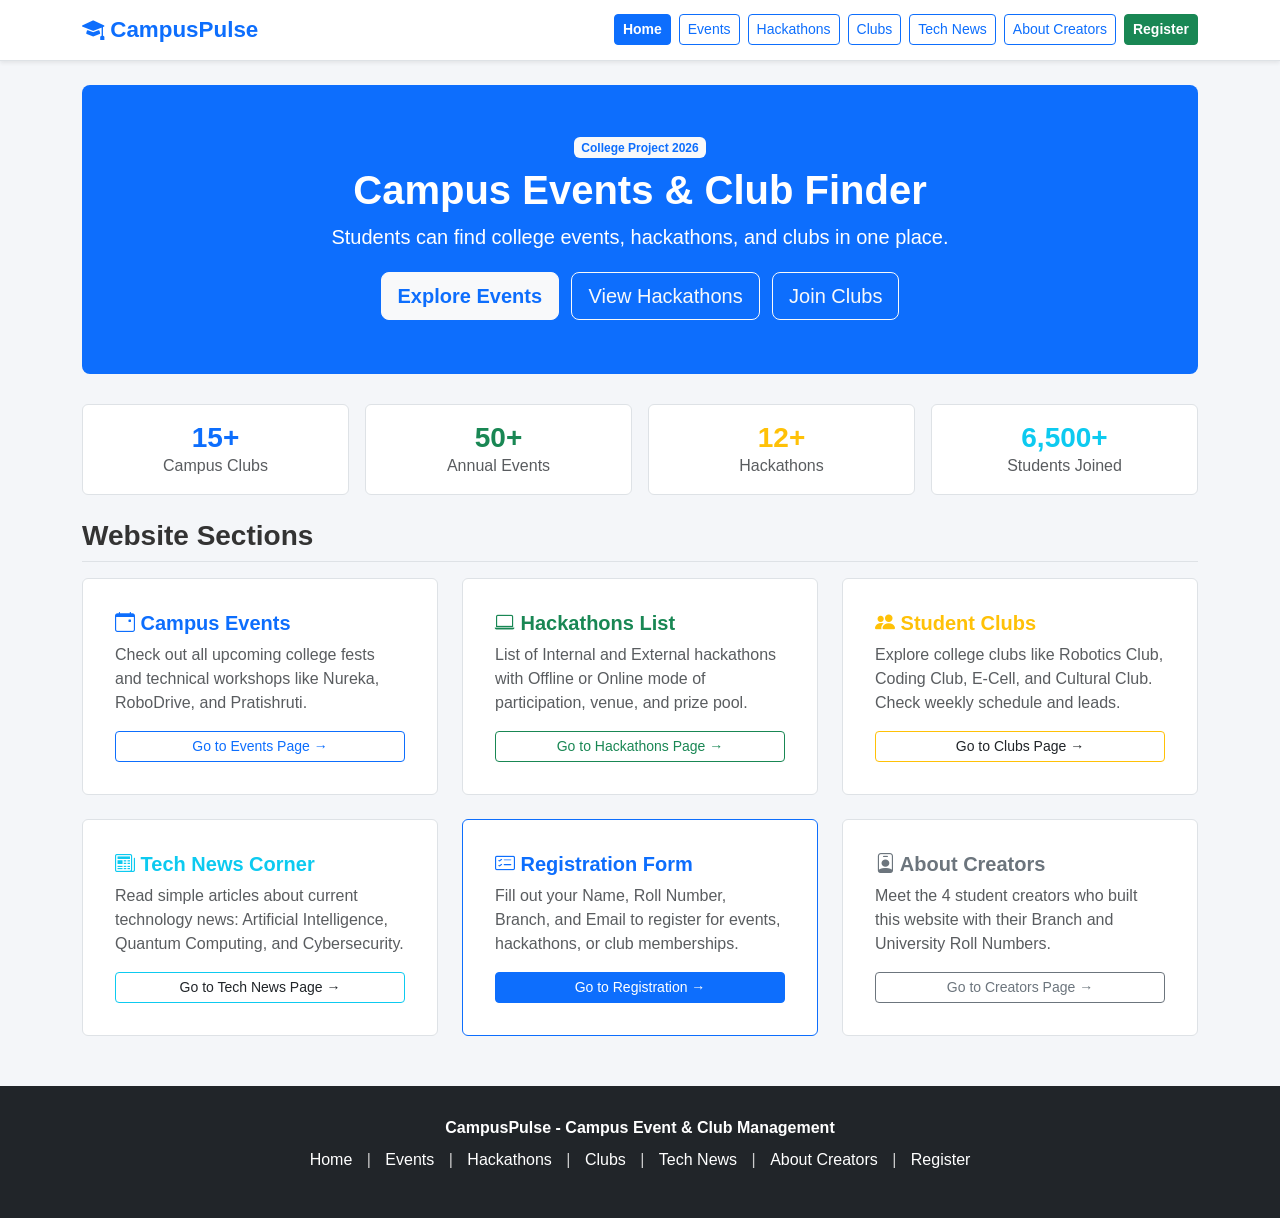
<file: index.html>
<!DOCTYPE html>
<html lang="en">
<head>
  <meta charset="UTF-8">
  <meta name="viewport" content="width=device-width, initial-scale=1.0">
  <title>CampusPulse - Campus Event & Club Management</title>
  
  <!-- Bootstrap CSS -->
  <link href="https://cdn.jsdelivr.net/npm/bootstrap@5.3.3/dist/css/bootstrap.min.css" rel="stylesheet">
  
  <!-- Bootstrap Icons -->
  <link href="https://cdn.jsdelivr.net/npm/bootstrap-icons@1.11.3/font/bootstrap-icons.min.css" rel="stylesheet">
  
  <!-- Custom CSS -->
  <link rel="stylesheet" href="styles.css">
</head>
<body>

  <!-- Navigation Bar -->
  <nav class="navbar navbar-expand-lg bg-white border-bottom shadow-sm">
    <div class="container">
      <a class="navbar-brand text-primary" href="index.html">
        <i class="bi bi-mortarboard-fill"></i> CampusPulse
      </a>
      
      <!-- Nav Links -->
      <div class="d-flex flex-wrap align-items-center gap-2">
        <a class="btn btn-primary btn-sm fw-bold" href="index.html">Home</a>
        <a class="btn btn-outline-primary btn-sm" href="events.html">Events</a>
        <a class="btn btn-outline-primary btn-sm" href="hackathons.html">Hackathons</a>
        <a class="btn btn-outline-primary btn-sm" href="clubs.html">Clubs</a>
        <a class="btn btn-outline-primary btn-sm" href="news.html">Tech News</a>
        <a class="btn btn-outline-primary btn-sm" href="about.html">About Creators</a>
        <a class="btn btn-success btn-sm fw-bold" href="register.html">Register</a>
      </div>
    </div>
  </nav>

  <div class="container my-4">

    <!-- Welcome Header -->
    <div class="main-banner text-center">
      <span class="badge bg-light text-primary mb-2">College Project 2026</span>
      <h1 class="fw-bold">Campus Events & Club Finder</h1>
      <p class="lead">Students can find college events, hackathons, and clubs in one place.</p>
      <div class="mt-3">
        <a href="events.html" class="btn btn-light btn-lg fw-bold text-primary m-1">Explore Events</a>
        <a href="hackathons.html" class="btn btn-outline-light btn-lg m-1">View Hackathons</a>
        <a href="clubs.html" class="btn btn-outline-light btn-lg m-1">Join Clubs</a>
      </div>
    </div>

    <!--About/Details-->
    <div class="row text-center mb-4 g-3">
      <div class="col-md-3 col-6">
        <div class="p-3 bg-white border rounded">
          <h3 class="text-primary fw-bold mb-0">15+</h3>
          <p class="text-muted mb-0">Campus Clubs</p>
        </div>
      </div>
      <div class="col-md-3 col-6">
        <div class="p-3 bg-white border rounded">
          <h3 class="text-success fw-bold mb-0">50+</h3>
          <p class="text-muted mb-0">Annual Events</p>
        </div>
      </div>
      <div class="col-md-3 col-6">
        <div class="p-3 bg-white border rounded">
          <h3 class="text-warning fw-bold mb-0">12+</h3>
          <p class="text-muted mb-0">Hackathons</p>
        </div>
      </div>
      <div class="col-md-3 col-6">
        <div class="p-3 bg-white border rounded">
          <h3 class="text-info fw-bold mb-0">6,500+</h3>
          <p class="text-muted mb-0">Students Joined</p>
        </div>
      </div>
    </div>

    <!-- Website Sections / Page Links -->
    <h3 class="fw-bold mb-3 border-bottom pb-2">Website Sections</h3>
    <div class="row g-4 mb-4">
      
      <!-- Box 1: Events -->
      <div class="col-md-4">
        <div class="card h-100 p-3">
          <div class="card-body">
            <h5 class="card-title fw-bold text-primary">
              <i class="bi bi-calendar-event"></i> Campus Events
            </h5>
            <p class="card-text text-muted">
              Check out all upcoming college fests and technical workshops like Nureka, RoboDrive, and Pratishruti.
            </p>
            <a href="events.html" class="btn btn-outline-primary btn-sm w-100">Go to Events Page &rarr;</a>
          </div>
        </div>
      </div>

      <!-- Box 2: Hackathons -->
      <div class="col-md-4">
        <div class="card h-100 p-3">
          <div class="card-body">
            <h5 class="card-title fw-bold text-success">
              <i class="bi bi-laptop"></i> Hackathons List
            </h5>
            <p class="card-text text-muted">
              List of Internal and External hackathons with Offline or Online mode of participation, venue, and prize pool.
            </p>
            <a href="hackathons.html" class="btn btn-outline-success btn-sm w-100">Go to Hackathons Page &rarr;</a>
          </div>
        </div>
      </div>

      <!-- Box 3: Clubs -->
      <div class="col-md-4">
        <div class="card h-100 p-3">
          <div class="card-body">
            <h5 class="card-title fw-bold text-warning">
              <i class="bi bi-people-fill"></i> Student Clubs
            </h5>
            <p class="card-text text-muted">
              Explore college clubs like Robotics Club, Coding Club, E-Cell, and Cultural Club. Check weekly schedule and leads.
            </p>
            <a href="clubs.html" class="btn btn-outline-warning text-dark btn-sm w-100">Go to Clubs Page &rarr;</a>
          </div>
        </div>
      </div>

      <!-- Box 4: Tech News -->
      <div class="col-md-4">
        <div class="card h-100 p-3">
          <div class="card-body">
            <h5 class="card-title fw-bold text-info">
              <i class="bi bi-newspaper"></i> Tech News Corner
            </h5>
            <p class="card-text text-muted">
              Read simple articles about current technology news: Artificial Intelligence, Quantum Computing, and Cybersecurity.
            </p>
            <a href="news.html" class="btn btn-outline-info text-dark btn-sm w-100">Go to Tech News Page &rarr;</a>
          </div>
        </div>
      </div>

      <!-- Box 5: Registration -->
      <div class="col-md-4">
        <div class="card h-100 p-3 border-primary">
          <div class="card-body">
            <h5 class="card-title fw-bold text-primary">
              <i class="bi bi-card-checklist"></i> Registration Form
            </h5>
            <p class="card-text text-muted">
              Fill out your Name, Roll Number, Branch, and Email to register for events, hackathons, or club memberships.
            </p>
            <a href="register.html" class="btn btn-primary btn-sm w-100">Go to Registration &rarr;</a>
          </div>
        </div>
      </div>

      <!-- Box 6: About Creators -->
      <div class="col-md-4">
        <div class="card h-100 p-3">
          <div class="card-body">
            <h5 class="card-title fw-bold text-secondary">
              <i class="bi bi-person-badge"></i> About Creators
            </h5>
            <p class="card-text text-muted">
              Meet the 4 student creators who built this website with their Branch and University Roll Numbers.
            </p>
            <a href="about.html" class="btn btn-outline-secondary btn-sm w-100">Go to Creators Page &rarr;</a>
          </div>
        </div>
      </div>

    </div>

  </div>

  <!-- Footer -->
  <footer class="text-center">
    <div class="container">
      <p class="fw-bold text-white mb-2">CampusPulse - Campus Event & Club Management</p>
      <div class="mb-3">
        <a href="index.html">Home</a> |
        <a href="events.html">Events</a> |
        <a href="hackathons.html">Hackathons</a> |
        <a href="clubs.html">Clubs</a> |
        <a href="news.html">Tech News</a> |
        <a href="about.html">About Creators</a> |
        <a href="register.html">Register</a>
  </footer>

</body>
</html>
</file>
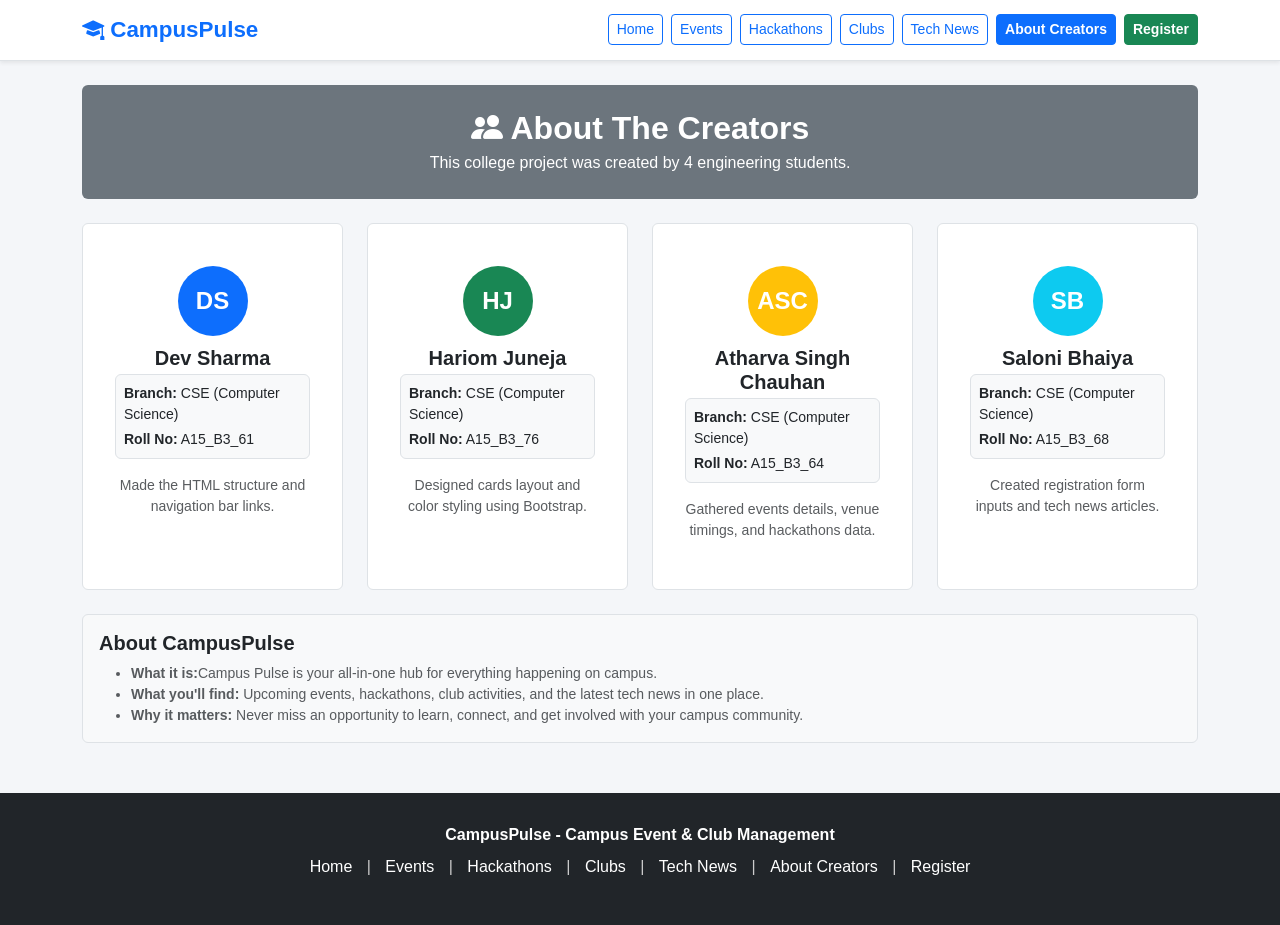
<file: about.html>
<!DOCTYPE html>
<html lang="en">
<head>
  <meta charset="UTF-8">
  <meta name="viewport" content="width=device-width, initial-scale=1.0">
  <title>About Creators - CampusPulse</title>
  
  <!-- Bootstrap CSS -->
  <link href="https://cdn.jsdelivr.net/npm/bootstrap@5.3.3/dist/css/bootstrap.min.css" rel="stylesheet">
  
  <!-- Bootstrap Icons -->
  <link href="https://cdn.jsdelivr.net/npm/bootstrap-icons@1.11.3/font/bootstrap-icons.min.css" rel="stylesheet">
  
  <!-- Custom CSS -->
  <link rel="stylesheet" href="styles.css">
</head>
<body>

  <!-- Navigation Bar -->
  <nav class="navbar navbar-expand-lg bg-white border-bottom shadow-sm">
    <div class="container">
      <a class="navbar-brand text-primary" href="index.html">
        <i class="bi bi-mortarboard-fill"></i> CampusPulse
      </a>
      
      <div class="d-flex flex-wrap align-items-center gap-2">
        <a class="btn btn-outline-primary btn-sm" href="index.html">Home</a>
        <a class="btn btn-outline-primary btn-sm" href="events.html">Events</a>
        <a class="btn btn-outline-primary btn-sm" href="hackathons.html">Hackathons</a>
        <a class="btn btn-outline-primary btn-sm" href="clubs.html">Clubs</a>
        <a class="btn btn-outline-primary btn-sm" href="news.html">Tech News</a>
        <a class="btn btn-primary btn-sm fw-bold" href="about.html">About Creators</a>
        <a class="btn btn-success btn-sm fw-bold" href="register.html">Register</a>
      </div>
    </div>
  </nav>

  <div class="container my-4">

    <!--Header -->
    <div class="bg-secondary text-white p-4 rounded mb-4 text-center">
      <h2 class="fw-bold mb-1"><i class="bi bi-people-fill"></i> About The Creators</h2>
      <p class="mb-0">This college project was created by 4 engineering students.</p>
    </div>

    <!-- 4 Cards with Name, Branch, and Roll Number -->
    <div class="row g-4 mb-4">
      
      <!-- Creator 1 -->
      <div class="col-md-3 col-sm-6">
        <div class="card h-100 text-center p-3">
          <div class="card-body">
            <div class="student-avatar bg-primary">DS</div>
            <h5 class="fw-bold mb-1">Dev Sharma</h5>
            
            <div class="bg-light p-2 rounded text-start small border mb-3">
              <p class="mb-1"><strong>Branch:</strong> CSE (Computer Science)</p>
              <p class="mb-0"><strong>Roll No:</strong> A15_B3_61</p>
            </div>
            
            <p class="text-muted small">Made the HTML structure and navigation bar links.</p>
          
          </div>
        </div>
      </div>

      <!-- Creator 2 -->
      <div class="col-md-3 col-sm-6">
        <div class="card h-100 text-center p-3">
          <div class="card-body">
            <div class="student-avatar bg-success">HJ</div>
            <h5 class="fw-bold mb-1">Hariom Juneja</h5>
            
            <div class="bg-light p-2 rounded text-start small border mb-3">
              <p class="mb-1"><strong>Branch:</strong> CSE (Computer Science)</p>
              <p class="mb-0"><strong>Roll No:</strong> A15_B3_76</p>
            </div>
            
            <p class="text-muted small">Designed cards layout and color styling using Bootstrap.</p>
          </div>
        </div>
      </div>

      <!-- Creator 3 -->
      <div class="col-md-3 col-sm-6">
        <div class="card h-100 text-center p-3">
          <div class="card-body">
            <div class="student-avatar bg-warning">ASC</div>
            <h5 class="fw-bold mb-1">Atharva Singh Chauhan</h5>
            
            <div class="bg-light p-2 rounded text-start small border mb-3">
              <p class="mb-1"><strong>Branch:</strong> CSE (Computer Science)</p>
              <p class="mb-0"><strong>Roll No:</strong> A15_B3_64</p>
            </div>
            
            <p class="text-muted small">Gathered events details, venue timings, and hackathons data.</p>
          </div>
        </div>
      </div>

      <!-- Creator 4 -->
      <div class="col-md-3 col-sm-6">
        <div class="card h-100 text-center p-3">
          <div class="card-body">
            <div class="student-avatar bg-info">SB</div>
            <h5 class="fw-bold mb-1">Saloni Bhaiya</h5>
            
            <div class="bg-light p-2 rounded text-start small border mb-3">
              <p class="mb-1"><strong>Branch:</strong> CSE (Computer Science)</p>
              <p class="mb-0"><strong>Roll No:</strong> A15_B3_68</p>
            </div>
            
            <p class="text-muted small">Created registration form inputs and tech news articles.</p>
          </div>
        </div>
      </div>

    </div>

    <!-- about campuspulse -->
    <div class="card p-3 bg-light">
      <h5 class="fw-bold">About CampusPulse</h5>
      <ul class="mb-0 small text-muted">
        <li><strong>What it is:</strong>Campus Pulse is your all-in-one hub for everything happening on campus.</li>
        <li><strong>What you'll find:</strong> Upcoming events, hackathons, club activities, and the latest tech news in one place.</li>
        <li><strong>Why it matters:</strong> Never miss an opportunity to learn, connect, and get involved with your campus community.</li>
      </ul>
    </div>

  </div>

  <!-- Footer -->
  <footer class="text-center">
    <div class="container">
      <p class="fw-bold text-white mb-2">CampusPulse - Campus Event & Club Management</p>
      <div class="mb-3">
        <a href="index.html">Home</a> |
        <a href="events.html">Events</a> |
        <a href="hackathons.html">Hackathons</a> |
        <a href="clubs.html">Clubs</a> |
        <a href="news.html">Tech News</a> |
        <a href="about.html">About Creators</a> |
        <a href="register.html">Register</a>
      
  </footer>

</body>
</html>
</file>
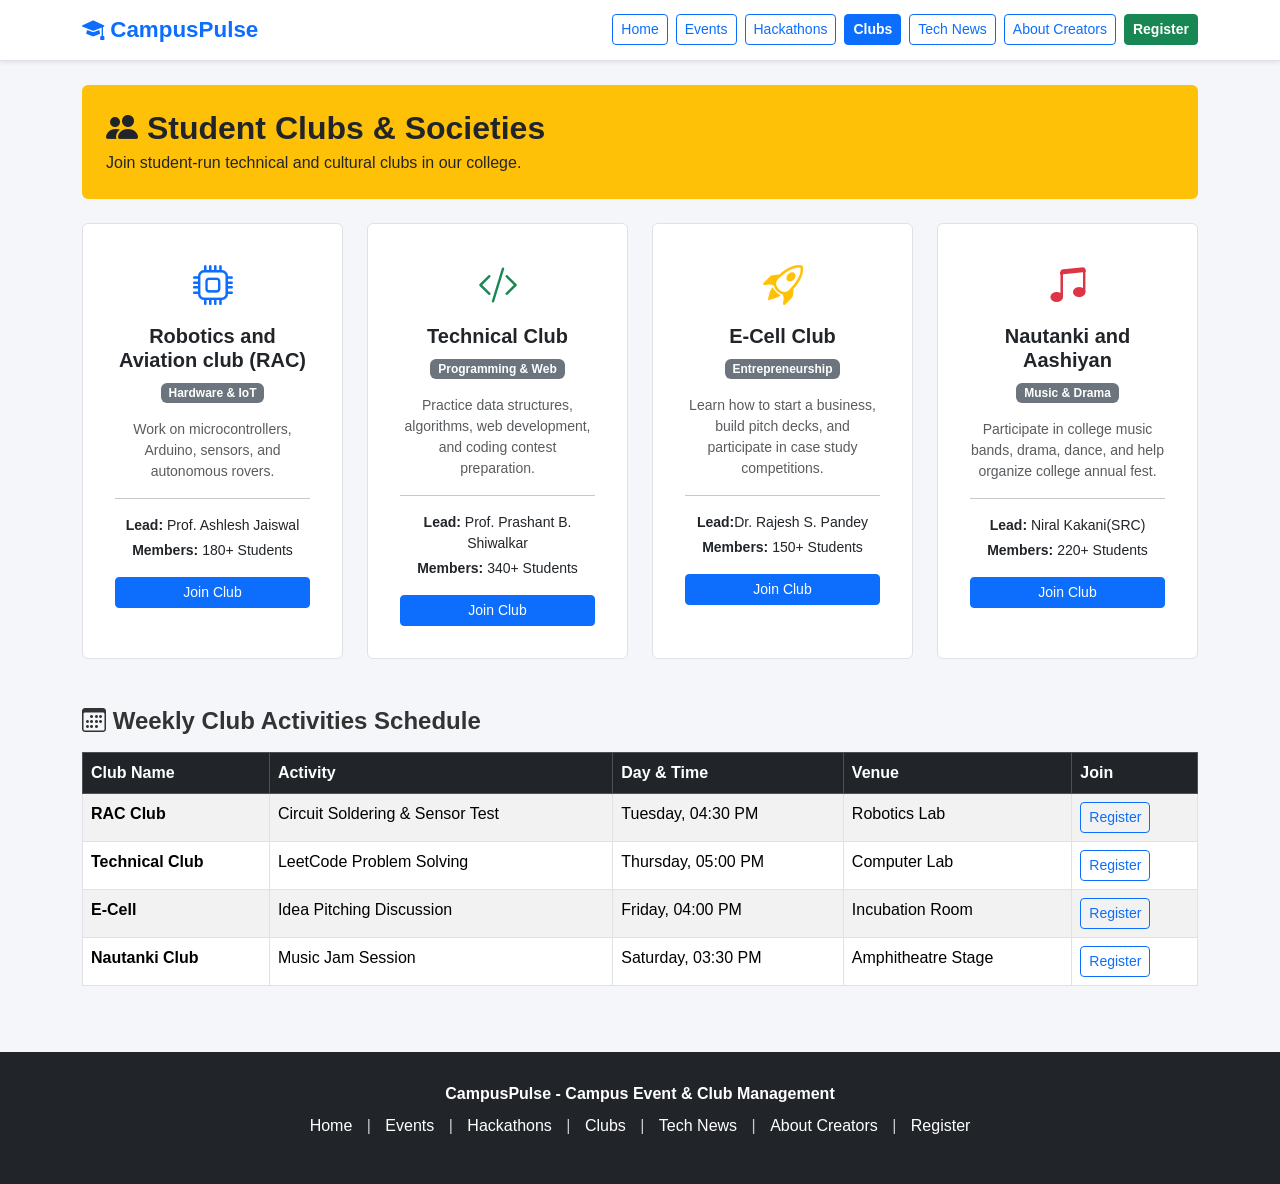
<file: clubs.html>
<!DOCTYPE html>
<html lang="en">
<head>
  <meta charset="UTF-8">
  <meta name="viewport" content="width=device-width, initial-scale=1.0">
  <title>Student Clubs - CampusPulse</title>
  
  <!-- Bootstrap CSS -->
  <link href="https://cdn.jsdelivr.net/npm/bootstrap@5.3.3/dist/css/bootstrap.min.css" rel="stylesheet">
  
  <!-- Bootstrap Icons -->
  <link href="https://cdn.jsdelivr.net/npm/bootstrap-icons@1.11.3/font/bootstrap-icons.min.css" rel="stylesheet">
  
  <!-- Custom CSS -->
  <link rel="stylesheet" href="styles.css">
</head>
<body>

  <!-- Navigation Bar -->
  <nav class="navbar navbar-expand-lg bg-white border-bottom shadow-sm">
    <div class="container">
      <a class="navbar-brand text-primary" href="index.html">
        <i class="bi bi-mortarboard-fill"></i> CampusPulse
      </a>
      
      <div class="d-flex flex-wrap align-items-center gap-2">
        <a class="btn btn-outline-primary btn-sm" href="index.html">Home</a>
        <a class="btn btn-outline-primary btn-sm" href="events.html">Events</a>
        <a class="btn btn-outline-primary btn-sm" href="hackathons.html">Hackathons</a>
        <a class="btn btn-primary btn-sm fw-bold" href="clubs.html">Clubs</a>
        <a class="btn btn-outline-primary btn-sm" href="news.html">Tech News</a>
        <a class="btn btn-outline-primary btn-sm" href="about.html">About Creators</a>
        <a class="btn btn-success btn-sm fw-bold" href="register.html">Register</a>
      </div>
    </div>
  </nav>

  <div class="container my-4">

    <!--Header -->
    <div class="bg-warning text-dark p-4 rounded mb-4">
      <h2 class="fw-bold mb-1"><i class="bi bi-people-fill"></i> Student Clubs & Societies</h2>
      <p class="mb-0">Join student-run technical and cultural clubs in our college.</p>
    </div>

    <!-- Clubs Grid -->
    <div class="row g-4 mb-5">
      
      <!-- Club 1: Robotics -->
      <div class="col-md-3 col-sm-6">
        <div class="card h-100 text-center p-3">
          <div class="card-body">
            <div class="fs-1 text-primary mb-2"><i class="bi bi-cpu"></i></div>
            <h5 class="fw-bold">Robotics and Aviation club (RAC)</h5>
            <span class="badge bg-secondary mb-3">Hardware & IoT</span>
            <p class="card-text text-muted small">
              Work on microcontrollers, Arduino, sensors, and autonomous rovers.
            </p>
            <hr>
            <p class="small mb-1"><strong>Lead:</strong> Prof. Ashlesh Jaiswal</p>
            <p class="small mb-3"><strong>Members:</strong> 180+ Students</p>
            <a href="register.html" class="btn btn-primary btn-sm w-100">Join Club</a>
          </div>
        </div>
      </div>

      <!-- Club 2: Technical Club -->
      <div class="col-md-3 col-sm-6">
        <div class="card h-100 text-center p-3">
          <div class="card-body">
            <div class="fs-1 text-success mb-2"><i class="bi bi-code-slash"></i></div>
            <h5 class="fw-bold">Technical Club</h5>
            <span class="badge bg-secondary mb-3">Programming & Web</span>
            <p class="card-text text-muted small">
              Practice data structures, algorithms, web development, and coding contest preparation.
            </p>
            <hr>
            <p class="small mb-1"><strong>Lead:</strong> Prof. Prashant B. Shiwalkar</p>
            <p class="small mb-3"><strong>Members:</strong> 340+ Students</p>
            <a href="register.html" class="btn btn-primary btn-sm w-100">Join Club</a>
          </div>
        </div>
      </div>

      <!-- Club 3: E-Cell -->
      <div class="col-md-3 col-sm-6">
        <div class="card h-100 text-center p-3">
          <div class="card-body">
            <div class="fs-1 text-warning mb-2"><i class="bi bi-rocket-takeoff"></i></div>
            <h5 class="fw-bold">E-Cell Club</h5>
            <span class="badge bg-secondary mb-3">Entrepreneurship</span>
            <p class="card-text text-muted small">
              Learn how to start a business, build pitch decks, and participate in case study competitions.
            </p>
            <hr>
            <p class="small mb-1"><strong>Lead:</strong>Dr. Rajesh S. Pandey</p>
            <p class="small mb-3"><strong>Members:</strong> 150+ Students</p>
            <a href="register.html" class="btn btn-primary btn-sm w-100">Join Club</a>
          </div>
        </div>
      </div>

      <!-- Club 4: Cultural Club -->
      <div class="col-md-3 col-sm-6">
        <div class="card h-100 text-center p-3">
          <div class="card-body">
            <div class="fs-1 text-danger mb-2"><i class="bi bi-music-note-beamed"></i></div>
            <h5 class="fw-bold">Nautanki and Aashiyan</h5>
            <span class="badge bg-secondary mb-3">Music & Drama</span>
            <p class="card-text text-muted small">
              Participate in college music bands, drama, dance, and help organize college annual fest.
            </p>
            <hr>
            <p class="small mb-1"><strong>Lead:</strong> Niral Kakani(SRC)</p>
            <p class="small mb-3"><strong>Members:</strong> 220+ Students</p>
            <a href="register.html" class="btn btn-primary btn-sm w-100">Join Club</a>
          </div>
        </div>
      </div>

    </div>

    <!-- Weekly Activities Table -->
    <h4 class="fw-bold mb-3"><i class="bi bi-calendar3"></i> Weekly Club Activities Schedule</h4>
    <div class="table-responsive">
      <table class="table table-bordered table-striped">
        <thead class="table-dark">
          <tr>
            <th>Club Name</th>
            <th>Activity</th>
            <th>Day & Time</th>
            <th>Venue</th>
            <th>Join</th>
          </tr>
        </thead>
        <tbody>
          <tr>
            <td><strong>RAC Club</strong></td>
            <td>Circuit Soldering & Sensor Test</td>
            <td>Tuesday, 04:30 PM</td>
            <td>Robotics Lab</td>
            <td><a href="register.html" class="btn btn-sm btn-outline-primary">Register</a></td>
          </tr>
          <tr>
            <td><strong>Technical Club</strong></td>
            <td>LeetCode Problem Solving</td>
            <td>Thursday, 05:00 PM</td>
            <td>Computer Lab</td>
            <td><a href="register.html" class="btn btn-sm btn-outline-primary">Register</a></td>
          </tr>
          <tr>
            <td><strong>E-Cell</strong></td>
            <td>Idea Pitching Discussion</td>
            <td>Friday, 04:00 PM</td>
            <td>Incubation Room</td>
            <td><a href="register.html" class="btn btn-sm btn-outline-primary">Register</a></td>
          </tr>
          <tr>
            <td><strong>Nautanki Club</strong></td>
            <td>Music Jam Session</td>
            <td>Saturday, 03:30 PM</td>
            <td>Amphitheatre Stage</td>
            <td><a href="register.html" class="btn btn-sm btn-outline-primary">Register</a></td>
          </tr>
        </tbody>
      </table>
    </div>

  </div>

  <!-- Footer -->
  <footer class="text-center">
    <div class="container">
      <p class="fw-bold text-white mb-2">CampusPulse - Campus Event & Club Management</p>
      <div class="mb-3">
        <a href="index.html">Home</a> |
        <a href="events.html">Events</a> |
        <a href="hackathons.html">Hackathons</a> |
        <a href="clubs.html">Clubs</a> |
        <a href="news.html">Tech News</a> |
        <a href="about.html">About Creators</a> |
        <a href="register.html">Register</a>
      
  </footer>

</body>
</html>
</file>
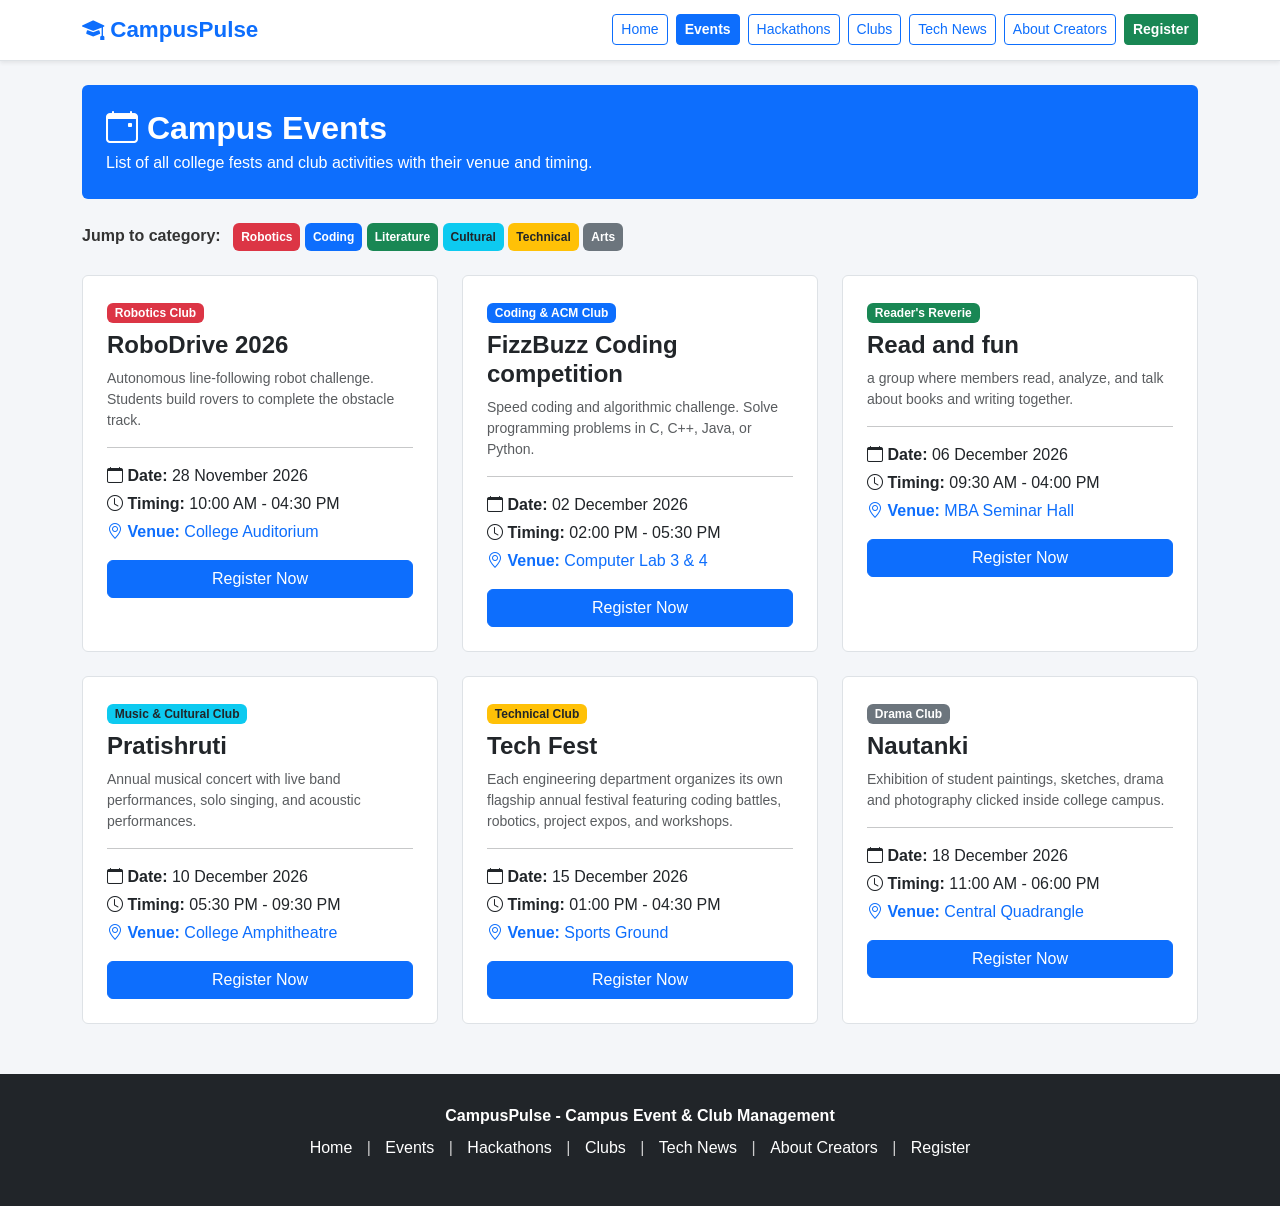
<file: events.html>
<!DOCTYPE html>
<html lang="en">
<head>
  <meta charset="UTF-8">
  <meta name="viewport" content="width=device-width, initial-scale=1.0">
  <title>Campus Events - CampusPulse</title>
  
  <!-- Bootstrap CSS -->
  <link href="https://cdn.jsdelivr.net/npm/bootstrap@5.3.3/dist/css/bootstrap.min.css" rel="stylesheet">
  
  <!-- Bootstrap Icons -->
  <link href="https://cdn.jsdelivr.net/npm/bootstrap-icons@1.11.3/font/bootstrap-icons.min.css" rel="stylesheet">
  
  <!-- Custom CSS -->
  <link rel="stylesheet" href="styles.css">
</head>
<body>

  <!-- Navigation Bar -->
  <nav class="navbar navbar-expand-lg bg-white border-bottom shadow-sm">
    <div class="container">
      <a class="navbar-brand text-primary" href="index.html">
        <i class="bi bi-mortarboard-fill"></i> CampusPulse
      </a>
      
      <div class="d-flex flex-wrap align-items-center gap-2">
        <a class="btn btn-outline-primary btn-sm" href="index.html">Home</a>
        <a class="btn btn-primary btn-sm fw-bold" href="events.html">Events</a>
        <a class="btn btn-outline-primary btn-sm" href="hackathons.html">Hackathons</a>
        <a class="btn btn-outline-primary btn-sm" href="clubs.html">Clubs</a>
        <a class="btn btn-outline-primary btn-sm" href="news.html">Tech News</a>
        <a class="btn btn-outline-primary btn-sm" href="about.html">About Creators</a>
        <a class="btn btn-success btn-sm fw-bold" href="register.html">Register</a>
      </div>
    </div>
  </nav>

  <div class="container my-4">

    <!-- Page Title -->
    <div class="bg-primary text-white p-4 rounded mb-4">
      <h2 class="fw-bold mb-1"><i class="bi bi-calendar-event"></i> Campus Events</h2>
      <p class="mb-0">List of all college fests and club activities with their venue and timing.</p>
    </div>

    <!-- Category Links -->
    <div class="mb-4">
      <span class="fw-bold me-2">Jump to category:</span>
      <a href="#robotics" class="badge bg-danger text-decoration-none p-2">Robotics</a>
      <a href="#coding" class="badge bg-primary text-decoration-none p-2">Coding</a>
      <a href="#Reader" class="badge bg-success text-decoration-none p-2">Literature</a>
      <a href="#cultural" class="badge bg-info text-dark text-decoration-none p-2">Cultural</a>
      <a href="#tech" class="badge bg-warning text-dark text-decoration-none p-2">Technical</a>
      <a href="#arts" class="badge bg-secondary text-decoration-none p-2">Arts</a>
    </div>

    <!-- Events Cards List -->
    <div class="row g-4">

      <!-- Event 1: RoboDrive 2026 -->
      <div class="col-md-4" id="robotics">
        <div class="card h-100 p-2">
          <div class="card-body">
            <span class="badge bg-danger mb-2">Robotics Club</span>
            <h4 class="card-title fw-bold">RoboDrive 2026</h4>
            <p class="card-text text-muted small">
              Autonomous line-following robot challenge. Students build rovers to complete the obstacle track.
            </p>
            <hr>
            <p class="mb-1"><strong><i class="bi bi-calendar"></i> Date:</strong> 28 November 2026</p>
            <p class="mb-1"><strong><i class="bi bi-clock"></i> Timing:</strong> 10:00 AM - 04:30 PM</p>
            <p class="mb-3 text-primary"><strong><i class="bi bi-geo-alt"></i> Venue:</strong> College Auditorium</p>
            <a href="register.html" class="btn btn-primary w-100">Register Now</a>
          </div>
        </div>
      </div>

      <!-- Event 2: Fizz Buzz -->
      <div class="col-md-4" id="coding">
        <div class="card h-100 p-2">
          <div class="card-body">
            <span class="badge bg-primary mb-2">Coding & ACM Club</span>
            <h4 class="card-title fw-bold">FizzBuzz Coding competition</h4>
            <p class="card-text text-muted small">
              Speed coding and algorithmic challenge. Solve programming problems in C, C++, Java, or Python.
            </p>
            <hr>
            <p class="mb-1"><strong><i class="bi bi-calendar"></i> Date:</strong> 02 December 2026</p>
            <p class="mb-1"><strong><i class="bi bi-clock"></i> Timing:</strong> 02:00 PM - 05:30 PM</p>
            <p class="mb-3 text-primary"><strong><i class="bi bi-geo-alt"></i> Venue:</strong> Computer Lab 3 & 4</p>
            <a href="register.html" class="btn btn-primary w-100">Register Now</a>
          </div>
        </div>
      </div>

      <!-- Event 3: Read and Fun -->
      <div class="col-md-4" id="Reader">
        <div class="card h-100 p-2">
          <div class="card-body">
            <span class="badge bg-success mb-2">Reader's Reverie</span>
            <h4 class="card-title fw-bold">Read and fun</h4>
            <p class="card-text text-muted small">
              a group where members read, analyze, and talk about books and writing together.
            </p>
            <hr>
            <p class="mb-1"><strong><i class="bi bi-calendar"></i> Date:</strong> 06 December 2026</p>
            <p class="mb-1"><strong><i class="bi bi-clock"></i> Timing:</strong> 09:30 AM - 04:00 PM</p>
            <p class="mb-3 text-primary"><strong><i class="bi bi-geo-alt"></i> Venue:</strong> MBA Seminar Hall</p>
            <a href="register.html" class="btn btn-primary w-100">Register Now</a>
          </div>
        </div>
      </div>

      <!-- Event 4: Pratishruti -->
      <div class="col-md-4" id="cultural">
        <div class="card h-100 p-2">
          <div class="card-body">
            <span class="badge bg-info text-dark mb-2">Music & Cultural Club</span>
            <h4 class="card-title fw-bold">Pratishruti</h4>
            <p class="card-text text-muted small">
              Annual musical concert with live band performances, solo singing, and acoustic performances.
            </p>
            <hr>
            <p class="mb-1"><strong><i class="bi bi-calendar"></i> Date:</strong> 10 December 2026</p>
            <p class="mb-1"><strong><i class="bi bi-clock"></i> Timing:</strong> 05:30 PM - 09:30 PM</p>
            <p class="mb-3 text-primary"><strong><i class="bi bi-geo-alt"></i> Venue:</strong> College Amphitheatre</p>
            <a href="register.html" class="btn btn-primary w-100">Register Now</a>
          </div>
        </div>
      </div>

      <!-- Event 5:Technical -->
      <div class="col-md-4" id="tech">
        <div class="card h-100 p-2">
          <div class="card-body">
            <span class="badge bg-warning text-dark mb-2">Technical Club</span>
            <h4 class="card-title fw-bold">Tech Fest</h4>
            <p class="card-text text-muted small">
              Each engineering department organizes its own flagship annual festival featuring coding battles, robotics, project expos, and workshops.
            </p>
            <hr>
            <p class="mb-1"><strong><i class="bi bi-calendar"></i> Date:</strong> 15 December 2026</p>
            <p class="mb-1"><strong><i class="bi bi-clock"></i> Timing:</strong> 01:00 PM - 04:30 PM</p>
            <p class="mb-3 text-primary"><strong><i class="bi bi-geo-alt"></i> Venue:</strong> Sports Ground</p>
            <a href="register.html" class="btn btn-primary w-100">Register Now</a>
          </div>
        </div>
      </div>

      <!-- Event 6: Drama Club -->
      <div class="col-md-4" id="arts">
        <div class="card h-100 p-2">
          <div class="card-body">
            <span class="badge bg-secondary mb-2">Drama Club</span>
            <h4 class="card-title fw-bold">Nautanki</h4>
            <p class="card-text text-muted small">
              Exhibition of student paintings, sketches, drama and photography clicked inside college campus.
            </p>
            <hr>
            <p class="mb-1"><strong><i class="bi bi-calendar"></i> Date:</strong> 18 December 2026</p>
            <p class="mb-1"><strong><i class="bi bi-clock"></i> Timing:</strong> 11:00 AM - 06:00 PM</p>
            <p class="mb-3 text-primary"><strong><i class="bi bi-geo-alt"></i> Venue:</strong> Central Quadrangle</p>
            <a href="register.html" class="btn btn-primary w-100">Register Now</a>
          </div>
        </div>
      </div>

    </div>

  </div>

  <!-- Footer -->
  <footer class="text-center">
    <div class="container">
      <p class="fw-bold text-white mb-2">CampusPulse - Campus Event & Club Management</p>
      <div class="mb-3">
        <a href="index.html">Home</a> |
        <a href="events.html">Events</a> |
        <a href="hackathons.html">Hackathons</a> |
        <a href="clubs.html">Clubs</a> |
        <a href="news.html">Tech News</a> |
        <a href="about.html">About Creators</a> |
        <a href="register.html">Register</a>
  </footer>

</body>
</html>
</file>
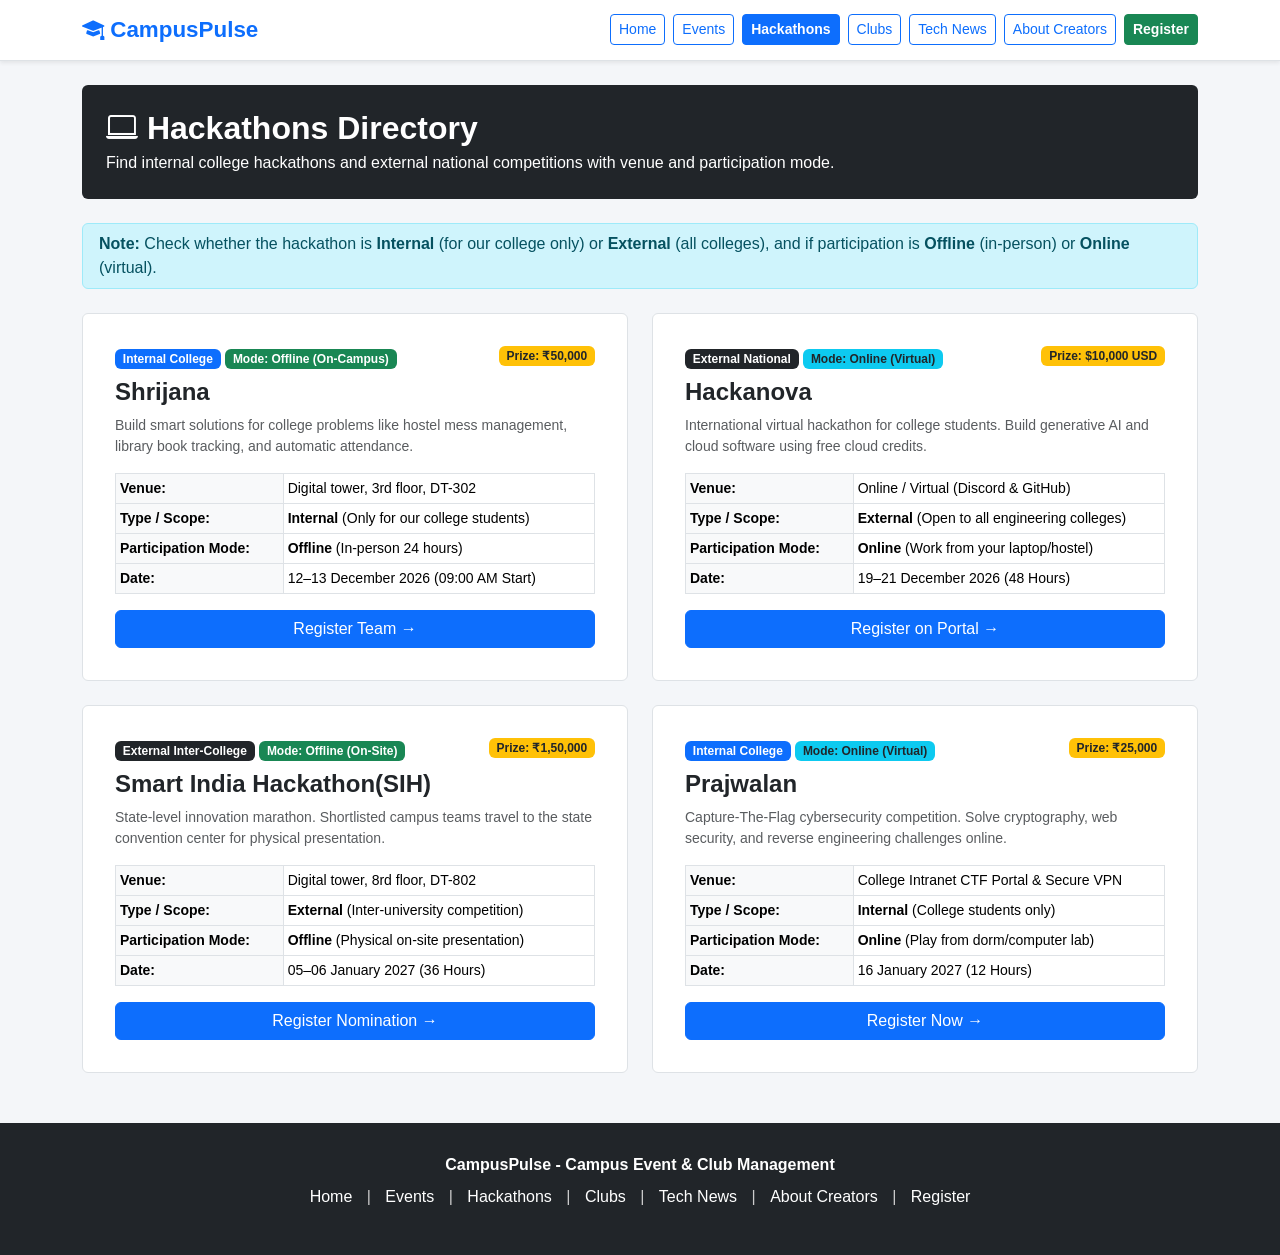
<file: hackathons.html>
<!DOCTYPE html>
<html lang="en">
<head>
  <meta charset="UTF-8">
  <meta name="viewport" content="width=device-width, initial-scale=1.0">
  <title>Hackathons - CampusPulse</title>
  
  <!-- Bootstrap CSS -->
  <link href="https://cdn.jsdelivr.net/npm/bootstrap@5.3.3/dist/css/bootstrap.min.css" rel="stylesheet">
  
  <!-- Bootstrap Icons -->
  <link href="https://cdn.jsdelivr.net/npm/bootstrap-icons@1.11.3/font/bootstrap-icons.min.css" rel="stylesheet">
  
  <!-- Custom CSS -->
  <link rel="stylesheet" href="styles.css">
</head>
<body>

  <!-- Navigation Bar -->
  <nav class="navbar navbar-expand-lg bg-white border-bottom shadow-sm">
    <div class="container">
      <a class="navbar-brand text-primary" href="index.html">
        <i class="bi bi-mortarboard-fill"></i> CampusPulse
      </a>
      
      <div class="d-flex flex-wrap align-items-center gap-2">
        <a class="btn btn-outline-primary btn-sm" href="index.html">Home</a>
        <a class="btn btn-outline-primary btn-sm" href="events.html">Events</a>
        <a class="btn btn-primary btn-sm fw-bold" href="hackathons.html">Hackathons</a>
        <a class="btn btn-outline-primary btn-sm" href="clubs.html">Clubs</a>
        <a class="btn btn-outline-primary btn-sm" href="news.html">Tech News</a>
        <a class="btn btn-outline-primary btn-sm" href="about.html">About Creators</a>
        <a class="btn btn-success btn-sm fw-bold" href="register.html">Register</a>
      </div>
    </div>
  </nav>

  <div class="container my-4">

    <!--Header -->
    <div class="bg-dark text-white p-4 rounded mb-4">
      <h2 class="fw-bold mb-1"><i class="bi bi-laptop"></i> Hackathons Directory</h2>
      <p class="mb-0">Find internal college hackathons and external national competitions with venue and participation mode.</p>
    </div>

    <!-- Summary Box -->
    <div class="alert alert-info py-2 mb-4">
      <strong>Note:</strong> Check whether the hackathon is <strong>Internal</strong> (for our college only) or <strong>External</strong> (all colleges), and if participation is <strong>Offline</strong> (in-person) or <strong>Online</strong> (virtual).
    </div>

    <!-- Hackathons Cards -->
    <div class="row g-4">

      <!-- Hackathon 1: Internal + Offline -->
      <div class="col-md-6">
        <div class="card h-100 p-3">
          <div class="card-body">
            <div class="mb-2">
              <span class="badge bg-primary">Internal College</span>
              <span class="badge bg-success">Mode: Offline (On-Campus)</span>
              <span class="badge bg-warning text-dark float-end">Prize: ₹50,000</span>
            </div>
            
            <h4 class="card-title fw-bold">Shrijana</h4>
            <p class="card-text text-muted small">
              Build smart solutions for college problems like hostel mess management, library book tracking, and automatic attendance.
            </p>

            <table class="table table-bordered table-sm my-3 small">
              <tbody>
                <tr>
                  <th class="bg-light" style="width: 35%;">Venue:</th>
                  <td>Digital tower, 3rd floor, DT-302</td>
                </tr>
                <tr>
                  <th class="bg-light">Type / Scope:</th>
                  <td><strong>Internal</strong> (Only for our college students)</td>
                </tr>
                <tr>
                  <th class="bg-light">Participation Mode:</th>
                  <td><strong>Offline</strong> (In-person 24 hours)</td>
                </tr>
                <tr>
                  <th class="bg-light">Date:</th>
                  <td>12–13 December 2026 (09:00 AM Start)</td>
                </tr>
              </tbody>
            </table>

            <a href="register.html" class="btn btn-primary w-100">Register Team &rarr;</a>
          </div>
        </div>
      </div>

      <!-- Hackathon 2: External + Online -->
      <div class="col-md-6">
        <div class="card h-100 p-3">
          <div class="card-body">
            <div class="mb-2">
              <span class="badge bg-dark">External National</span>
              <span class="badge bg-info text-dark">Mode: Online (Virtual)</span>
              <span class="badge bg-warning text-dark float-end">Prize: $10,000 USD</span>
            </div>
            
            <h4 class="card-title fw-bold">Hackanova</h4>
            <p class="card-text text-muted small">
              International virtual hackathon for college students. Build generative AI and cloud software using free cloud credits.
            </p>

            <table class="table table-bordered table-sm my-3 small">
              <tbody>
                <tr>
                  <th class="bg-light" style="width: 35%;">Venue:</th>
                  <td>Online / Virtual (Discord & GitHub)</td>
                </tr>
                <tr>
                  <th class="bg-light">Type / Scope:</th>
                  <td><strong>External</strong> (Open to all engineering colleges)</td>
                </tr>
                <tr>
                  <th class="bg-light">Participation Mode:</th>
                  <td><strong>Online</strong> (Work from your laptop/hostel)</td>
                </tr>
                <tr>
                  <th class="bg-light">Date:</th>
                  <td>19–21 December 2026 (48 Hours)</td>
                </tr>
              </tbody>
            </table>

            <a href="register.html" class="btn btn-primary w-100">Register on Portal &rarr;</a>
          </div>
        </div>
      </div>

      <!-- Hackathon 3: External + Offline -->
      <div class="col-md-6">
        <div class="card h-100 p-3">
          <div class="card-body">
            <div class="mb-2">
              <span class="badge bg-dark">External Inter-College</span>
              <span class="badge bg-success">Mode: Offline (On-Site)</span>
              <span class="badge bg-warning text-dark float-end">Prize: ₹1,50,000</span>
            </div>
            
            <h4 class="card-title fw-bold">Smart India Hackathon(SIH)</h4>
            <p class="card-text text-muted small">
              State-level innovation marathon. Shortlisted campus teams travel to the state convention center for physical presentation.
            </p>

            <table class="table table-bordered table-sm my-3 small">
              <tbody>
                <tr>
                  <th class="bg-light" style="width: 35%;">Venue:</th>
                  <td>Digital tower, 8rd floor, DT-802</td>
                </tr>
                <tr>
                  <th class="bg-light">Type / Scope:</th>
                  <td><strong>External</strong> (Inter-university competition)</td>
                </tr>
                <tr>
                  <th class="bg-light">Participation Mode:</th>
                  <td><strong>Offline</strong> (Physical on-site presentation)</td>
                </tr>
                <tr>
                  <th class="bg-light">Date:</th>
                  <td>05–06 January 2027 (36 Hours)</td>
                </tr>
              </tbody>
            </table>

            <a href="register.html" class="btn btn-primary w-100">Register Nomination &rarr;</a>
          </div>
        </div>
      </div>

      <!-- Hackathon 4: Internal + Online -->
      <div class="col-md-6">
        <div class="card h-100 p-3">
          <div class="card-body">
            <div class="mb-2">
              <span class="badge bg-primary">Internal College</span>
              <span class="badge bg-info text-dark">Mode: Online (Virtual)</span>
              <span class="badge bg-warning text-dark float-end">Prize: ₹25,000</span>
            </div>
            
            <h4 class="card-title fw-bold">Prajwalan</h4>
            <p class="card-text text-muted small">
              Capture-The-Flag cybersecurity competition. Solve cryptography, web security, and reverse engineering challenges online.
            </p>

            <table class="table table-bordered table-sm my-3 small">
              <tbody>
                <tr>
                  <th class="bg-light" style="width: 35%;">Venue:</th>
                  <td>College Intranet CTF Portal & Secure VPN</td>
                </tr>
                <tr>
                  <th class="bg-light">Type / Scope:</th>
                  <td><strong>Internal</strong> (College students only)</td>
                </tr>
                <tr>
                  <th class="bg-light">Participation Mode:</th>
                  <td><strong>Online</strong> (Play from dorm/computer lab)</td>
                </tr>
                <tr>
                  <th class="bg-light">Date:</th>
                  <td>16 January 2027 (12 Hours)</td>
                </tr>
              </tbody>
            </table>

            <a href="register.html" class="btn btn-primary w-100">Register Now &rarr;</a>
          </div>
        </div>
      </div>

    </div>

  </div>

  <!-- Footer -->
  <footer class="text-center">
    <div class="container">
      <p class="fw-bold text-white mb-2">CampusPulse - Campus Event & Club Management</p>
      <div class="mb-3">
        <a href="index.html">Home</a> |
        <a href="events.html">Events</a> |
        <a href="hackathons.html">Hackathons</a> |
        <a href="clubs.html">Clubs</a> |
        <a href="news.html">Tech News</a> |
        <a href="about.html">About Creators</a> |
        <a href="register.html">Register</a>
  </footer>

</body>
</html>
</file>
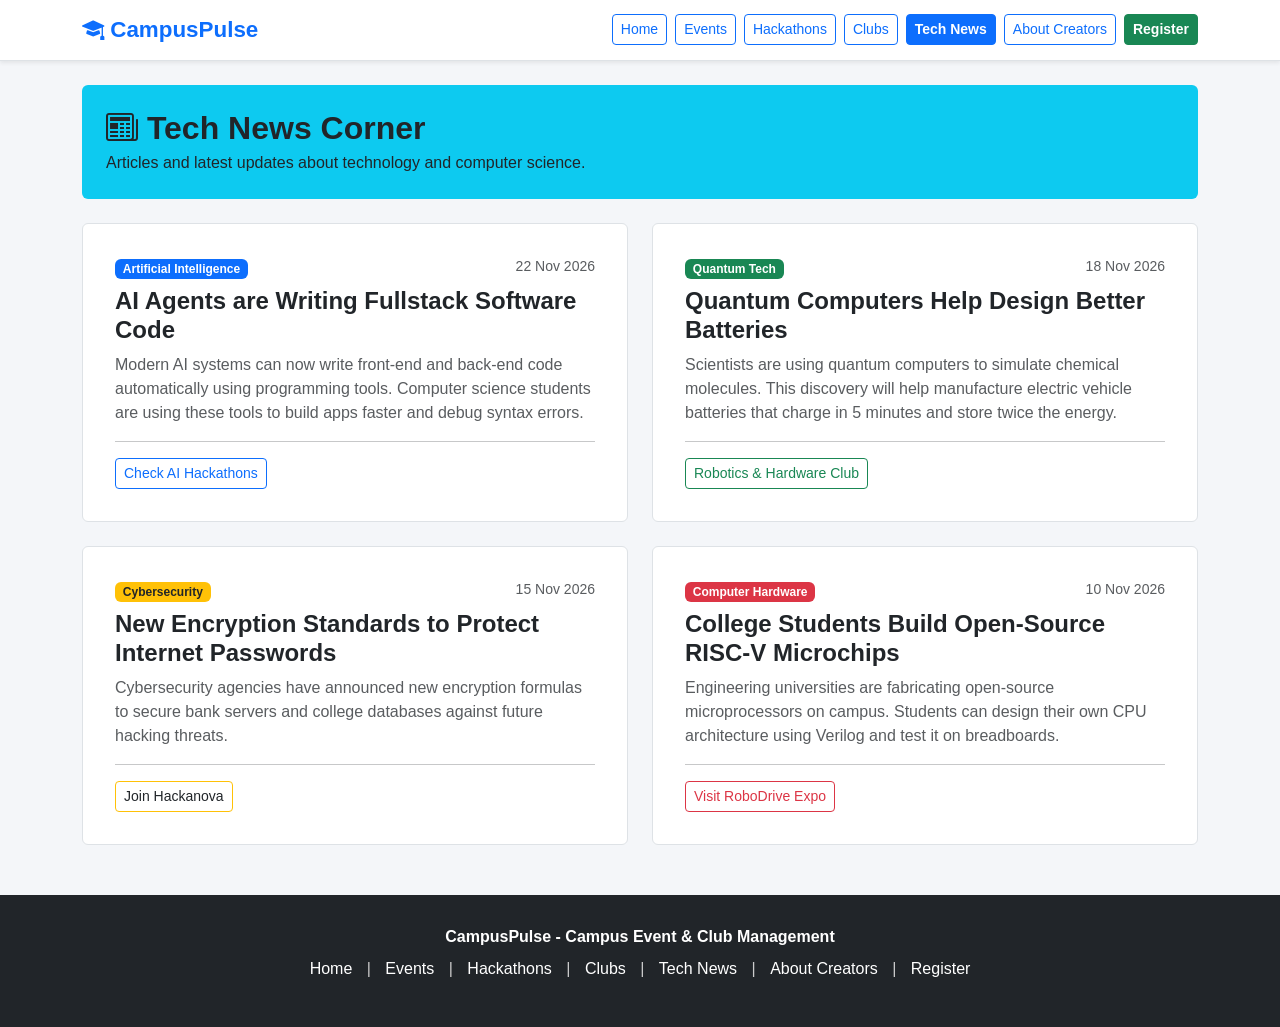
<file: news.html>
<!DOCTYPE html>
<html lang="en">
<head>
  <meta charset="UTF-8">
  <meta name="viewport" content="width=device-width, initial-scale=1.0">
  <title>Tech News Corner - CampusPulse</title>
  
  <!-- Bootstrap CSS -->
  <link href="https://cdn.jsdelivr.net/npm/bootstrap@5.3.3/dist/css/bootstrap.min.css" rel="stylesheet">
  
  <!-- Bootstrap Icons -->
  <link href="https://cdn.jsdelivr.net/npm/bootstrap-icons@1.11.3/font/bootstrap-icons.min.css" rel="stylesheet">
  
  <!-- Custom CSS -->
  <link rel="stylesheet" href="styles.css">
</head>
<body>

  <!-- Navigation Bar -->
  <nav class="navbar navbar-expand-lg bg-white border-bottom shadow-sm">
    <div class="container">
      <a class="navbar-brand text-primary" href="index.html">
        <i class="bi bi-mortarboard-fill"></i> CampusPulse
      </a>
      
      <div class="d-flex flex-wrap align-items-center gap-2">
        <a class="btn btn-outline-primary btn-sm" href="index.html">Home</a>
        <a class="btn btn-outline-primary btn-sm" href="events.html">Events</a>
        <a class="btn btn-outline-primary btn-sm" href="hackathons.html">Hackathons</a>
        <a class="btn btn-outline-primary btn-sm" href="clubs.html">Clubs</a>
        <a class="btn btn-primary btn-sm fw-bold" href="news.html">Tech News</a>
        <a class="btn btn-outline-primary btn-sm" href="about.html">About Creators</a>
        <a class="btn btn-success btn-sm fw-bold" href="register.html">Register</a>
      </div>
    </div>
  </nav>

  <div class="container my-4">

    <!--Header -->
    <div class="bg-info text-dark p-4 rounded mb-4">
      <h2 class="fw-bold mb-1"><i class="bi bi-newspaper"></i> Tech News Corner</h2>
      <p class="mb-0">Articles and latest updates about technology and computer science.</p>
    </div>

    <!-- News Cards -->
    <div class="row g-4">

      <!-- Article 1: AI -->
      <div class="col-md-6">
        <div class="card h-100 p-3">
          <div class="card-body">
            <span class="badge bg-primary mb-2">Artificial Intelligence</span>
            <small class="text-muted float-end">22 Nov 2026</small>
            <h4 class="card-title fw-bold">AI Agents are Writing Fullstack Software Code</h4>
            <p class="card-text text-muted">
              Modern AI systems can now write front-end and back-end code automatically using programming tools. Computer science students are using these tools to build apps faster and debug syntax errors.
            </p>
            <hr>
            <div class="d-flex justify-content-between align-items-center">
              
              <a href="hackathons.html" class="btn btn-sm btn-outline-primary">Check AI Hackathons</a>
            </div>
          </div>
        </div>
      </div>

      <!-- Article 2: Quantum Computing -->
      <div class="col-md-6">
        <div class="card h-100 p-3">
          <div class="card-body">
            <span class="badge bg-success mb-2">Quantum Tech</span>
            <small class="text-muted float-end">18 Nov 2026</small>
            <h4 class="card-title fw-bold">Quantum Computers Help Design Better Batteries</h4>
            <p class="card-text text-muted">
              Scientists are using quantum computers to simulate chemical molecules. This discovery will help manufacture electric vehicle batteries that charge in 5 minutes and store twice the energy.
            </p>
            <hr>
            <div class="d-flex justify-content-between align-items-center">
              <a href="clubs.html" class="btn btn-sm btn-outline-success">Robotics & Hardware Club</a>
            </div>
          </div>
        </div>
      </div>

      <!-- Article 3: Cybersecurity -->
      <div class="col-md-6">
        <div class="card h-100 p-3">
          <div class="card-body">
            <span class="badge bg-warning text-dark mb-2">Cybersecurity</span>
            <small class="text-muted float-end">15 Nov 2026</small>
            <h4 class="card-title fw-bold">New Encryption Standards to Protect Internet Passwords</h4>
            <p class="card-text text-muted">
              Cybersecurity agencies have announced new encryption formulas to secure bank servers and college databases against future hacking threats.
            </p>
            <hr>
            <div class="d-flex justify-content-between align-items-center">
              <a href="hackathons.html" class="btn btn-sm btn-outline-warning text-dark">Join Hackanova</a>
            </div>
          </div>
        </div>
      </div>

      <!-- Article 4: RISC-V Chips -->
      <div class="col-md-6">
        <div class="card h-100 p-3">
          <div class="card-body">
            <span class="badge bg-danger mb-2">Computer Hardware</span>
            <small class="text-muted float-end">10 Nov 2026</small>
            <h4 class="card-title fw-bold">College Students Build Open-Source RISC-V Microchips</h4>
            <p class="card-text text-muted">
              Engineering universities are fabricating open-source microprocessors on campus. Students can design their own CPU architecture using Verilog and test it on breadboards.
            </p>
            <hr>
            <div class="d-flex justify-content-between align-items-center">
              <a href="events.html" class="btn btn-sm btn-outline-danger">Visit RoboDrive Expo</a>
            </div>
          </div>
        </div>
      </div>

    </div>

  </div>

  <!-- Footer -->
  <footer class="text-center">
    <div class="container">
      <p class="fw-bold text-white mb-2">CampusPulse - Campus Event & Club Management</p>
      <div class="mb-3">
        <a href="index.html">Home</a> |
        <a href="events.html">Events</a> |
        <a href="hackathons.html">Hackathons</a> |
        <a href="clubs.html">Clubs</a> |
        <a href="news.html">Tech News</a> |
        <a href="about.html">About Creators</a> |
        <a href="register.html">Register</a>
  </footer>

</body>
</html>
</file>
<file: styles.css>
/* Smooth scroll for anchor links */
html {
  scroll-behavior: smooth;
}

body {
  font-family: Arial, Helvetica, sans-serif;
  background-color: #f4f6f9;
  color: #333333;
}

/* Navbar styling */
.navbar-brand {
  font-size: 1.4rem;
  font-weight: bold;
}

/* Simple Banner styling */
.main-banner {
  background-color: #0d6efd;
  color: #ffffff;
  padding: 50px 20px;
  margin-bottom: 30px;
  border-radius: 8px;
}

/* Card hover effect */
.card {
  transition: 0.2s;
  border: 1px solid #dee2e6;
}


/* Student creator avatar box */
.student-avatar {
  width: 70px;
  height: 70px;
  line-height: 70px;
  font-size: 24px;
  font-weight: bold;
  text-align: center;
  border-radius: 50%;
  margin: 10px auto;
  color: white;
}

/* Footer styling */
footer {
  margin-top: 50px;
  padding: 30px 0;
  background-color: #212529;
  color: #cccccc;
}

footer a {
  color: #ffffff;
  text-decoration: none;
  margin: 0 10px;
}

footer a:hover {
  text-decoration: underline;
}
</file>
